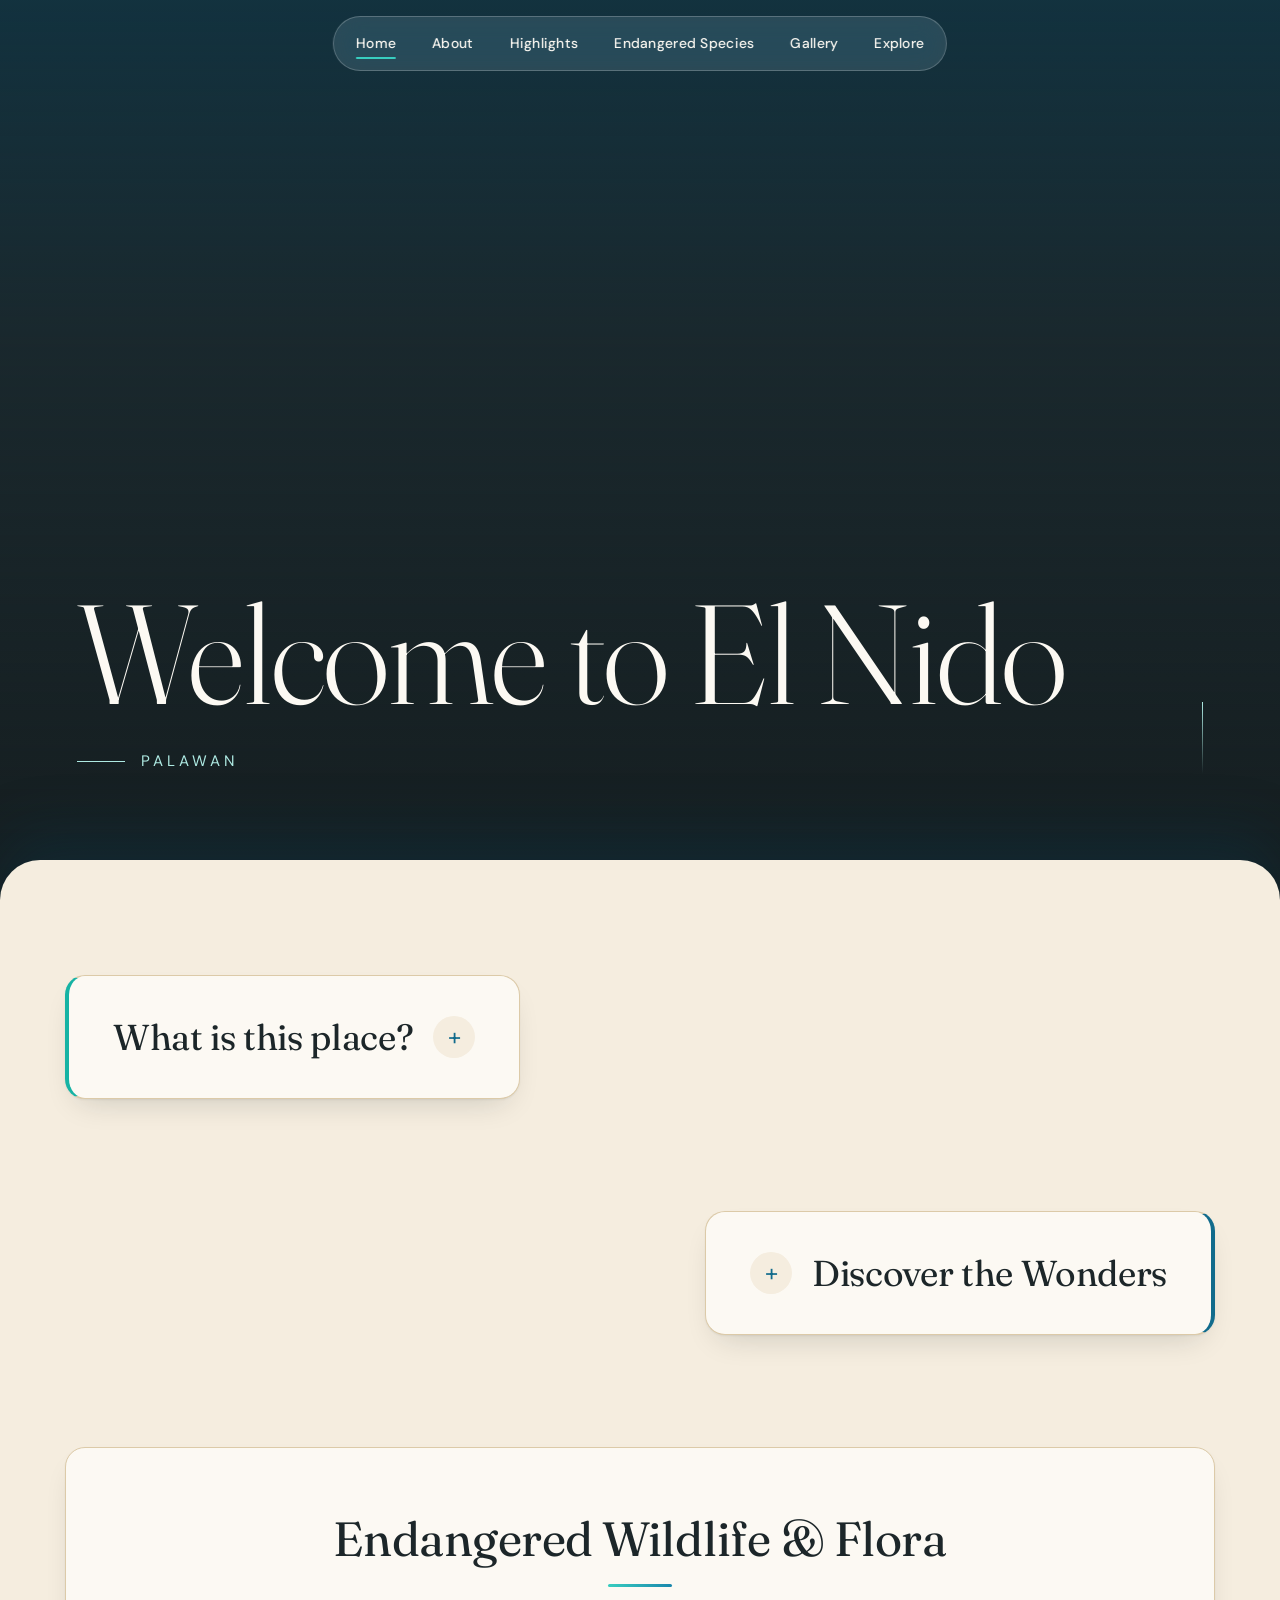
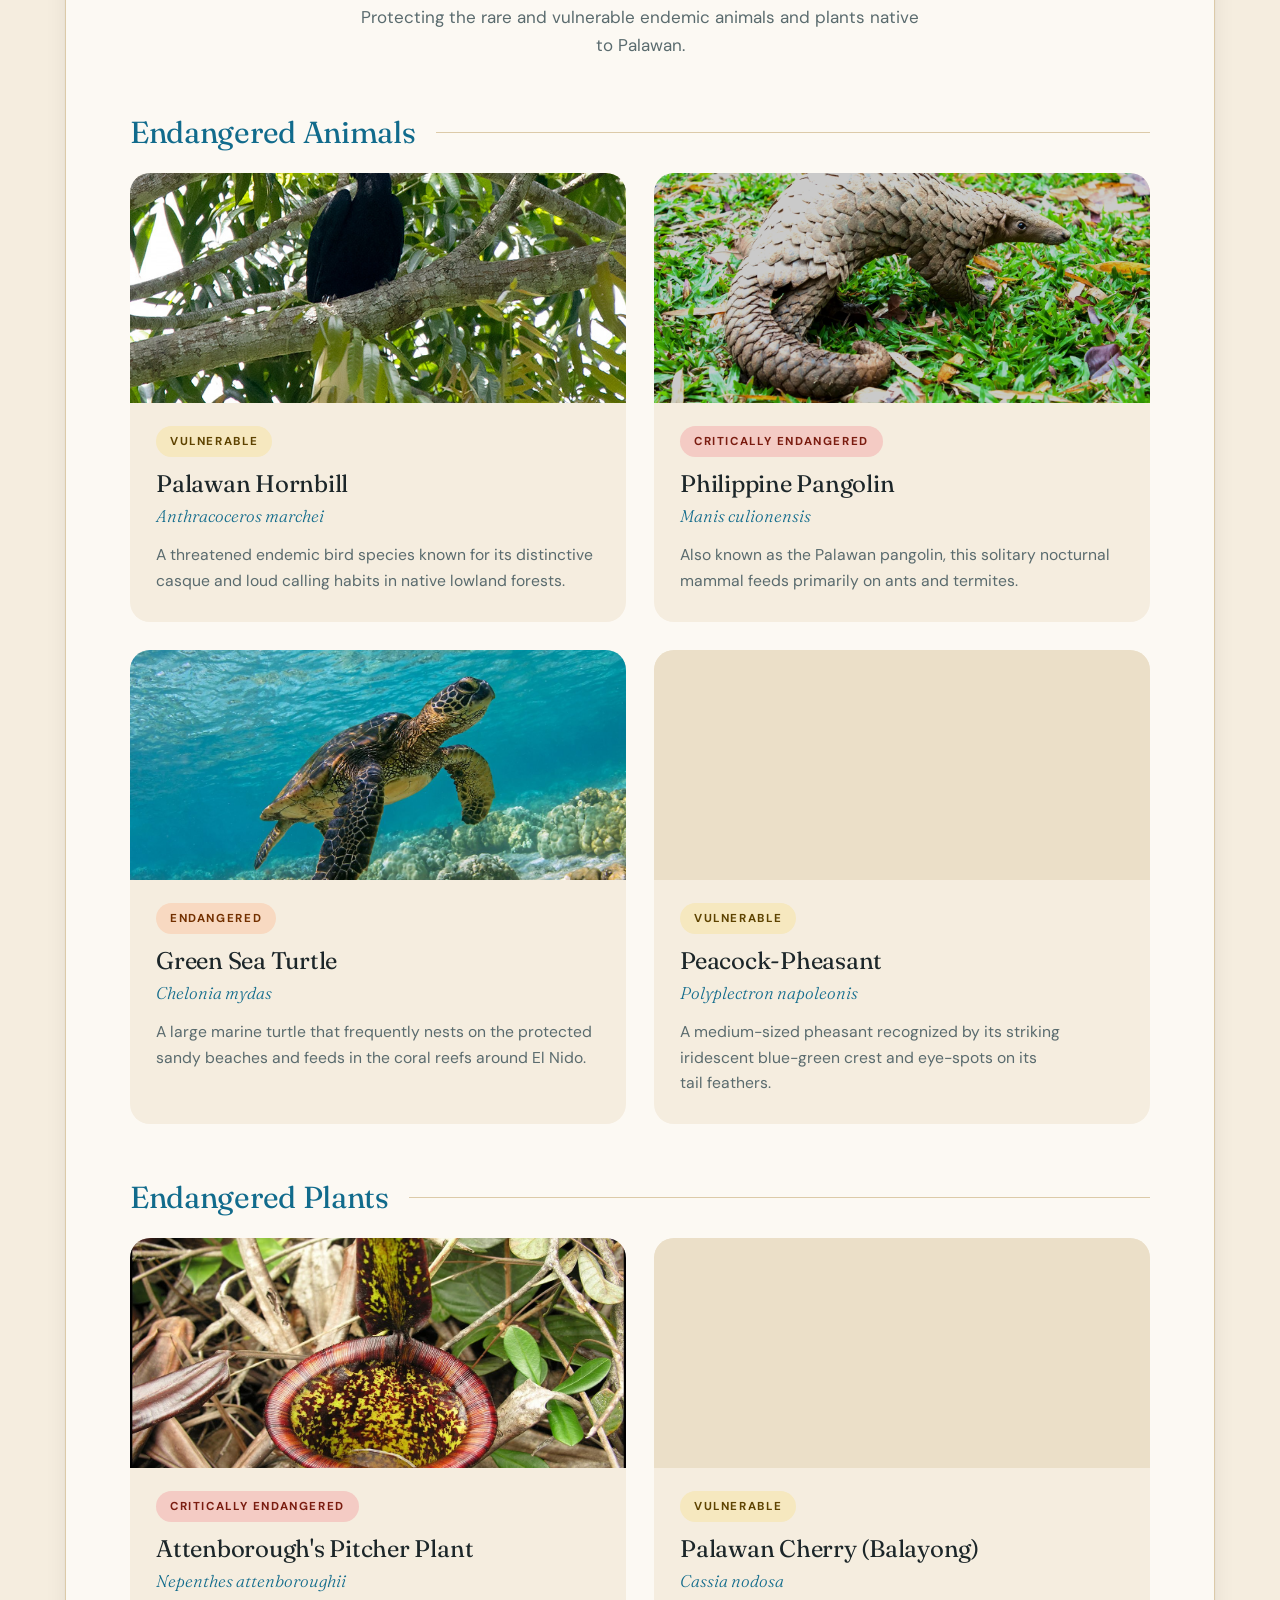
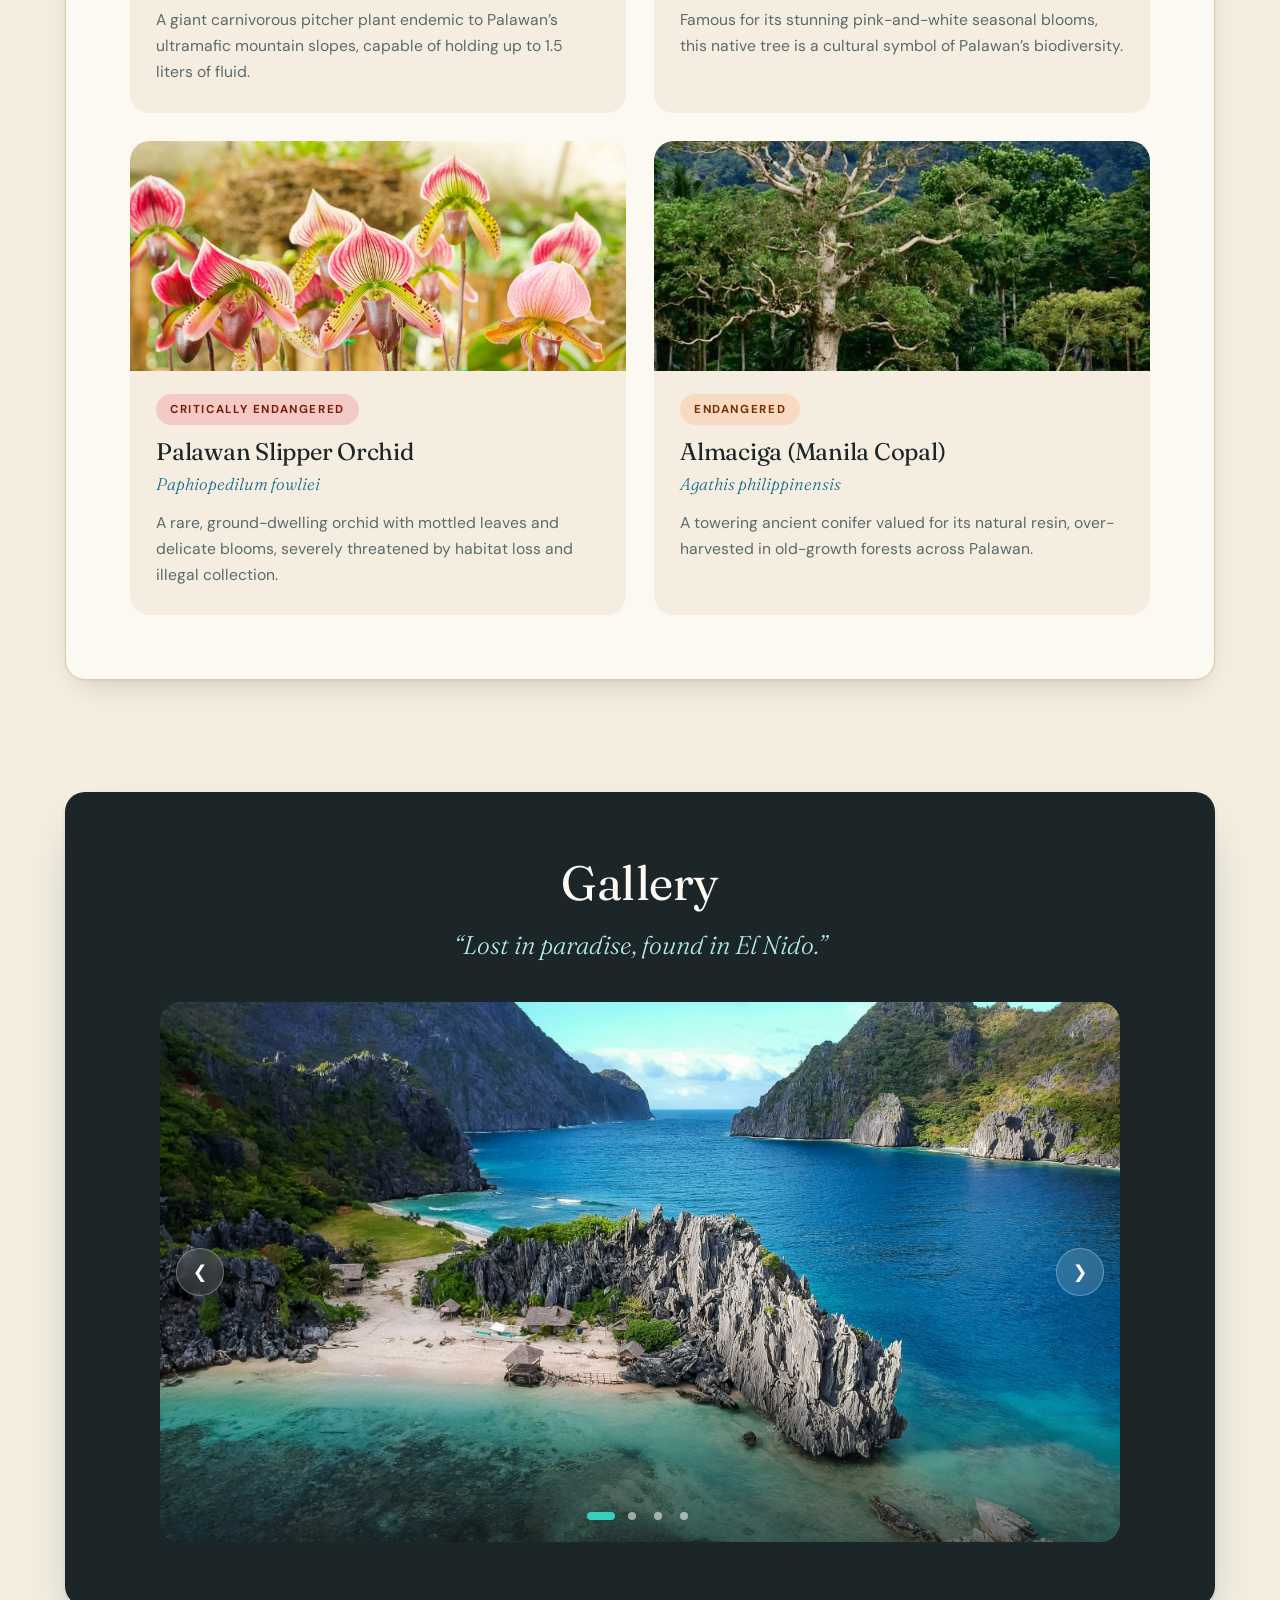
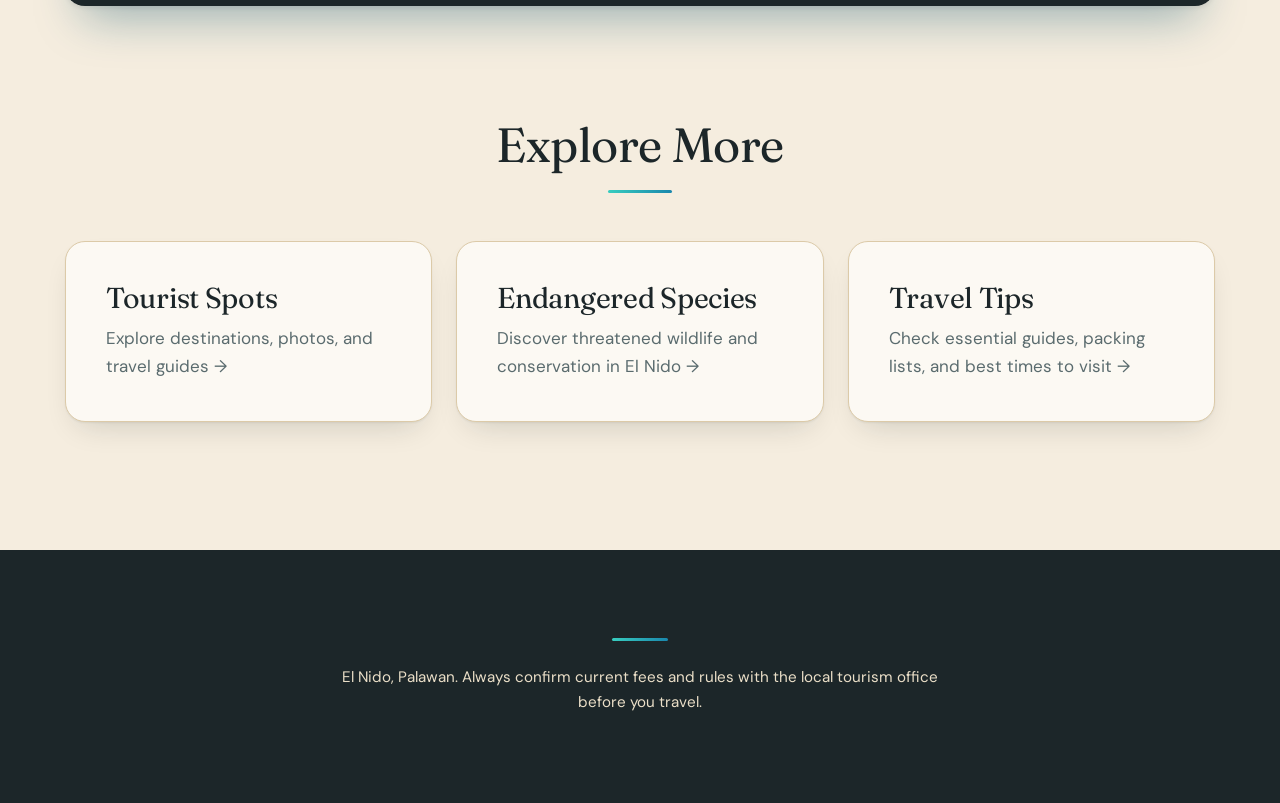
<file: index.html>
<!DOCTYPE html>
<html lang="en">
<head>
    <meta charset="UTF-8">
    <meta name="viewport" content="width=device-width, initial-scale=1.0">
    <title>El Nido, Palawan</title>
    <meta name="description" content="Explore El Nido, Palawan: limestone lagoons, hidden beaches, endangered wildlife and travel tips.">
    <meta name="theme-color" content="#1c2629">
    <meta property="og:title" content="El Nido, Palawan - Paradise Gateway">
    <meta property="og:description" content="Limestone lagoons, hidden beaches and the rare wildlife of Palawan.">
    <link rel="icon" href="data:image/svg+xml,<svg xmlns=%22http://www.w3.org/2000/svg%22 viewBox=%220 0 100 100%22><text y=%22.9em%22 font-size=%2290%22>&#127965;</text></svg>">
    <link rel="preload" as="image" href="images/elnido.avif" type="image/avif">

    <!-- Load order: tokens (variables) -> base (shared) -> this page's file -->
    <link rel="preconnect" href="https://fonts.googleapis.com">
    <link rel="preconnect" href="https://fonts.gstatic.com" crossorigin>
    <link rel="stylesheet" href="https://fonts.googleapis.com/css2?family=DM+Sans:opsz,wght@9..40,400;9..40,500;9..40,700&family=Fraunces:ital,opsz,wght@0,9..144,300;0,9..144,400;1,9..144,300;1,9..144,400&display=swap">
    <link rel="stylesheet" href="css/tokens.css">
    <link rel="stylesheet" href="css/base.css">
    <link rel="stylesheet" href="css/home.css">
    <script defer src="js/main.js"></script>
</head>
<body>

    <a class="skip-link" href="#main">Skip to content</a>

    <!-- Top Navigation -->
    <nav class="top-nav" aria-label="Main navigation">
        <a href="#home">Home</a>
        <a href="#about">About</a>
        <a href="#highlights">Highlights</a>
        <a href="#endangered-species">Endangered Species</a>
        <a href="#slideshow">Gallery</a>
        <a href="#explore">Explore</a>
        <button type="button" class="motion-toggle">Pause video</button>
    </nav>

    <!-- Fixed background video.
         TODO (performance): compress this file with ffmpeg (see the course doc),
         save it as media/bg-loop.mp4 + media/bg-loop.webm, and update the sources. -->
<iframe
  src="https://youtube.com"
  title="El Nido Palawan Background Video"
  frameborder="0"
  allow="autoplay; encrypted-media"
  style="position: absolute; top: 50%; left: 50%; width: 100vw; height: 56.25vw; min-height: 100%; min-width: 177.77vh; transform: translate(-50%, -50%); pointer-events: none; z-index: 0;">
</iframe>


    <header id="home" class="hero">
        <div class="hero-content">
            <h1>Welcome to El Nido</h1>
            <p class="hero-subtitle">Palawan</p>
        </div>
    </header>

    <main id="main" class="main-content">

        <!-- About: native <details>. Click the heading to open it. -->
        <details id="about" class="card card-left surface">
            <summary><h2>What is this place?</h2></summary>
            <p>El Nido is a Philippine municipality on Palawan island. It’s known for white-sand beaches, coral reefs, and as the gateway to the Bacuit archipelago, a group of majestic islands featuring dramatic steep karst cliffs.</p>
        </details>

        <details id="highlights" class="card card-right surface">
            <summary><h2>Discover the Wonders</h2></summary>
            <p>Immerse yourself in crystal clear turquoise lagoons, secret hidden beaches, and world-class diving spots across Palawan's finest waters.</p>
            <!-- VERIFY: these three statistics need a cited source, or remove them. -->
            <ul class="stats-row">
                <li class="stat-box">
                    <span class="stat-number">45+</span>
                    <span class="stat-label">Islands &amp; Islets</span>
                </li>
                <li class="stat-box">
                    <span class="stat-number">100+</span>
                    <span class="stat-label">Coral Species</span>
                </li>
                <li class="stat-box">
                    <span class="stat-number">98%</span>
                    <span class="stat-label">Pristine Waters</span>
                </li>
            </ul>
        </details>

        <!-- Endangered species preview.
             VERIFY every status below against the IUCN Red List (iucnredlist.org). -->
        <section id="endangered-species" class="species-section surface" aria-labelledby="species-title">
            <div class="species-intro">
                <h2 id="species-title">Endangered Wildlife &amp; Flora</h2>
                <p>Protecting the rare and vulnerable endemic animals and plants native to Palawan.</p>
            </div>

            <h3 class="species-subheading">Endangered Animals</h3>
            <div class="species-grid">
                <article class="species-card">
                    <button type="button" class="species-thumb" data-lightbox>
                        <img src="images/species1.jpg" alt="Palawan Hornbill" width="420" height="200" loading="lazy" decoding="async">
                    </button>
                    <div class="species-info">
                        <span class="badge badge--vulnerable">Vulnerable</span>
                        <h4>Palawan Hornbill</h4>
                        <p class="sci-name">Anthracoceros marchei</p>
                        <p class="desc">A threatened endemic bird species known for its distinctive casque and loud calling habits in native lowland forests.</p>
                    </div>
                </article>

                <article class="species-card">
                    <button type="button" class="species-thumb" data-lightbox>
                        <img src="images/species2.jpg" alt="Philippine Pangolin" width="420" height="200" loading="lazy" decoding="async">
                    </button>
                    <div class="species-info">
                        <span class="badge badge--critical">Critically Endangered</span>
                        <h4>Philippine Pangolin</h4>
                        <p class="sci-name">Manis culionensis</p>
                        <p class="desc">Also known as the Palawan pangolin, this solitary nocturnal mammal feeds primarily on ants and termites.</p>
                    </div>
                </article>

                <article class="species-card">
                    <button type="button" class="species-thumb" data-lightbox>
                        <img src="images/species3.jpg" alt="Green Sea Turtle" width="420" height="200" loading="lazy" decoding="async">
                    </button>
                    <div class="species-info">
                        <span class="badge badge--endangered">Endangered</span>
                        <h4>Green Sea Turtle</h4>
                        <p class="sci-name">Chelonia mydas</p>
                        <p class="desc">A large marine turtle that frequently nests on the protected sandy beaches and feeds in the coral reefs around El Nido.</p>
                    </div>
                </article>

                <article class="species-card">
                    <button type="button" class="species-thumb" data-lightbox>
                        <img src="images/species4.jpg" alt="Palawan Peacock-Pheasant" width="420" height="200" loading="lazy" decoding="async">
                    </button>
                    <div class="species-info">
                        <span class="badge badge--vulnerable">Vulnerable</span>
                        <h4>Peacock-Pheasant</h4>
                        <p class="sci-name">Polyplectron napoleonis</p>
                        <p class="desc">A medium-sized pheasant recognized by its striking iridescent blue-green crest and eye-spots on its tail feathers.</p>
                    </div>
                </article>
            </div>

            <h3 class="species-subheading">Endangered Plants</h3>
            <div class="species-grid">
                <article class="species-card">
                    <button type="button" class="species-thumb" data-lightbox>
                        <img src="images/plant1.jpg" alt="Attenborough’s Pitcher Plant" width="420" height="200" loading="lazy" decoding="async">
                    </button>
                    <div class="species-info">
                        <span class="badge badge--critical">Critically Endangered</span>
                        <h4>Attenborough's Pitcher Plant</h4>
                        <p class="sci-name">Nepenthes attenboroughii</p>
                        <p class="desc">A giant carnivorous pitcher plant endemic to Palawan’s ultramafic mountain slopes, capable of holding up to 1.5 liters of fluid.</p>
                    </div>
                </article>

                <article class="species-card">
                    <button type="button" class="species-thumb" data-lightbox>
                        <img src="images/plant2.jpg" alt="Palawan Cherry Blossom" width="420" height="200" loading="lazy" decoding="async">
                    </button>
                    <div class="species-info">
                        <span class="badge badge--vulnerable">Vulnerable</span>
                        <h4>Palawan Cherry (Balayong)</h4>
                        <p class="sci-name">Cassia nodosa</p>
                        <p class="desc">Famous for its stunning pink-and-white seasonal blooms, this native tree is a cultural symbol of Palawan’s biodiversity.</p>
                    </div>
                </article>

                <article class="species-card">
                    <button type="button" class="species-thumb" data-lightbox>
                        <img src="images/plant3.jpg" alt="Palawan Lady’s Slipper Orchid" width="420" height="200" loading="lazy" decoding="async">
                    </button>
                    <div class="species-info">
                        <span class="badge badge--critical">Critically Endangered</span>
                        <h4>Palawan Slipper Orchid</h4>
                        <p class="sci-name">Paphiopedilum fowliei</p>
                        <p class="desc">A rare, ground-dwelling orchid with mottled leaves and delicate blooms, severely threatened by habitat loss and illegal collection.</p>
                    </div>
                </article>

                <article class="species-card">
                    <button type="button" class="species-thumb" data-lightbox>
                        <img src="images/plant4.jpg" alt="Almaciga Tree" width="420" height="200" loading="lazy" decoding="async">
                    </button>
                    <div class="species-info">
                        <span class="badge badge--endangered">Endangered</span>
                        <h4>Almaciga (Manila Copal)</h4>
                        <p class="sci-name">Agathis philippinensis</p>
                        <p class="desc">A towering ancient conifer valued for its natural resin, over-harvested in old-growth forests across Palawan.</p>
                    </div>
                </article>
            </div>
        </section>

        <!-- Gallery slideshow -->
        <section id="slideshow" class="banner-center surface" aria-labelledby="gallery-title">
            <h2 id="gallery-title">Gallery</h2>
            <p class="banner-quote">“Lost in paradise, found in El Nido.”</p>

            <div class="slideshow" role="region" aria-roledescription="carousel" aria-label="El Nido photo slideshow">
                <div class="slide active">
                    <img src="images/elnido1.jpg" alt="Dramatic limestone cliffs framing a turquoise lagoon in El Nido" width="800" height="450">
                </div>
                <div class="slide">
                    <img src="images/elnido2.jpg" alt="Traditional outrigger boats resting on a white sand beach at sunset" width="800" height="450" loading="lazy">
                </div>
                <div class="slide">
                    <img src="images/elnido3.jpg" alt="Hidden cove accessible only through a narrow cave opening" width="800" height="450" loading="lazy">
                </div>
                <div class="slide">
                    <img src="images/elnido4.jpg" alt="Vibrant coral reef teeming with tropical marine life" width="800" height="450" loading="lazy">
                </div>

                <button type="button" class="slide-btn prev-btn" aria-label="Previous photo">&#10094;</button>
                <button type="button" class="slide-btn next-btn" aria-label="Next photo">&#10095;</button>
                <div class="slide-dots"></div>
            </div>
        </section>

        <!-- Explore: real links (work without JavaScript) -->
        <section id="explore" aria-labelledby="explore-title">
            <h2 id="explore-title" class="section-heading">Explore More</h2>
            <div class="mini-grid">
                <a class="mini-card surface" href="tourist-spots.html">
                    <h3>Tourist Spots</h3>
                    <p>Explore destinations, photos, and travel guides &rarr;</p>
                </a>
                <a class="mini-card surface" href="endangered-species.html">
                    <h3>Endangered Species</h3>
                    <p>Discover threatened wildlife and conservation in El Nido &rarr;</p>
                </a>
                <a class="mini-card surface" href="travel-tips.html">
                    <h3>Travel Tips</h3>
                    <p>Check essential guides, packing lists, and best times to visit &rarr;</p>
                </a>
            </div>
        </section>

    </main>

    <footer class="site-footer">
        <p>El Nido, Palawan. Always confirm current fees and rules with the local tourism office before you travel.</p>
    </footer>

    <!-- Lightbox: a native <dialog>. Opened by any element with data-lightbox. -->
    <dialog id="lightbox" aria-label="Enlarged image">
        <figure>
            <img alt="">
            <figcaption></figcaption>
        </figure>
        <form method="dialog"><button class="close-btn">&times; Close</button></form>
    </dialog>

</body>
</html>
</file>
<file: css/tokens.css>
/* ==========================================================================
   tokens.css  -  design tokens ONLY (variables, no rules).
   Palette: turquoise, lagoon blue, warm sand, deep limestone.
   Re-theme the whole site by editing this file.
   ========================================================================== */
:root {
  /* --- Raw palette ----------------------------------------------------- */
  --limestone-950: #141c1e;
  --limestone-900: #1c2629;   /* deep limestone: darkest surfaces, main text */
  --limestone-500: #5a6b6e;   /* muted text on sand (6:1 contrast) */

  --sand-50:  #fcf9f3;        /* warm sand: cards */
  --sand-100: #f5eddf;        /* page sheet */
  --sand-200: #ebdfc8;
  --sand-300: #dccaa8;        /* hairlines */
  --sand-500: #c9a15a;        /* deeper sand accent */

  --lagoon-800: #093e55;      /* lagoon blue */
  --lagoon-700: #0b4f6c;
  --lagoon-600: #116b8c;      /* links and accents on sand (5:1) */
  --lagoon-500: #1a87ad;

  --turquoise-500: #16b3a4;   /* turquoise: decorative accents only on sand */
  --turquoise-400: #38cdbf;   /* accents on dark surfaces */
  --turquoise-200: #aeeae3;
  --turquoise-100: #d8f5f1;

  /* --- Roles (use these in components, not the raw palette) ------------- */
  --bg: var(--sand-100);
  --surface: var(--sand-50);
  --ink: var(--limestone-900);
  --ink-soft: var(--limestone-500);
  --line: var(--sand-300);

  /* Conservation statuses: muted so they harmonize with the palette */
  --status-vu: #c99a2e;
  --status-en: #c2652a;
  --status-cr: #b8432f;

  /* --- Type ------------------------------------------------------------- */
  --font-display: 'Fraunces', Georgia, 'Times New Roman', serif;
  --font-body: 'DM Sans', system-ui, -apple-system, 'Segoe UI', Roboto, sans-serif;

  /* --- Shape, depth, motion -------------------------------------------- */
  --radius-lg: 40px;
  --radius: 20px;
  --radius-sm: 12px;
  --shadow-soft: 0 1px 2px rgb(20 28 30 / 0.06), 0 14px 32px -14px rgb(20 28 30 / 0.2);
  --shadow-lift: 0 2px 4px rgb(20 28 30 / 0.08), 0 28px 48px -18px rgb(11 79 108 / 0.4);
  --ease-out: cubic-bezier(0.22, 0.8, 0.2, 1);

  /* --- Layout ------------------------------------------------------------ */
  --gutter: clamp(24px, 6vw, 96px);
  --nav-offset: 92px;
  --z-nav: 100;
  --z-skip: 300;

  interpolate-size: allow-keywords;   /* lets <details> animate its height (where supported) */
}
</file>
<file: css/base.css>
/* ==========================================================================
   base.css  -  shared by EVERY page.
   1 Reset  2 Accessibility  3 Page chrome (progress bar, video, hero sheet)
   4 Nav  5 Hero  6 Layout  7 Surface  8 Type helpers  9 Intro banner
   10 Details card  11 Stats  12 Badges  13 Mini cards  14 Gallery  15 Lightbox
   16 Footer  17 Scroll reveal  18 Reduced motion
   ========================================================================== */

/* 1. Reset ---------------------------------------------------------------- */
*, *::before, *::after { margin: 0; padding: 0; box-sizing: border-box; }
@media (prefers-reduced-motion: no-preference) { html { scroll-behavior: smooth; } }
[id] { scroll-margin-top: var(--nav-offset); }

body {
  min-height: 100vh;
  min-height: 100dvh;
  background: var(--limestone-900);        /* shows under the footer and on overscroll */
  color: var(--ink);
  font-family: var(--font-body);
  font-size: 1.0625rem;
  line-height: 1.65;
  -webkit-font-smoothing: antialiased;
}
img, video { display: block; max-width: 100%; }
img { height: auto; }
ul { list-style: none; }
a { color: inherit; }
button { font: inherit; color: inherit; background: none; border: 0; cursor: pointer; }

h1, h2, h3, h4 {
  font-family: var(--font-display);
  font-weight: 400;
  line-height: 1.12;
  letter-spacing: -0.01em;
  text-wrap: balance;
}
h2 { font-size: clamp(1.9rem, 4.5vw, 3rem); }
p { text-wrap: pretty; }

/* 2. Accessibility ------------------------------------------------------- */
/* --focus is turquoise on dark surfaces and lagoon on light ones */
:focus-visible { outline: 3px solid var(--focus, var(--lagoon-600)); outline-offset: 3px; }

.skip-link {
  position: absolute; left: -9999px; top: 12px; z-index: var(--z-skip);
  padding: 10px 20px; border-radius: 999px;
  background: var(--turquoise-400); color: var(--limestone-950);
  font-weight: 700; text-decoration: none;
}
.skip-link:focus { left: 20px; }

/* 3. Page chrome ----------------------------------------------------------- */
/* Scroll progress bar (scroll-driven animation: Chrome, Edge, Safari 26+) */
body::after {
  content: '';
  position: fixed; inset: 0 0 auto 0; height: 3px; z-index: calc(var(--z-nav) + 1);
  background: linear-gradient(90deg, var(--turquoise-400), var(--lagoon-500));
  transform: scaleX(0); transform-origin: 0 50%;
}
@supports (animation-timeline: scroll()) {
  body::after { animation: progress linear both; animation-timeline: scroll(root); }
}
@keyframes progress { to { transform: scaleX(1); } }

/* Fixed video, slow cinematic drift, no live blur (cheaper than before) */
.bg-video {
  position: fixed; inset: 0; width: 100%; height: 100%;
  object-fit: cover; z-index: -2;
  animation: bg-in 1.6s ease both, drift 40s ease-in-out 1.6s infinite alternate backwards;
}
@keyframes bg-in { from { opacity: 0; } }
@keyframes drift { from { transform: scale(1.04); } to { transform: scale(1.14) translate3d(-1.5%, -1%, 0); } }

/* Lagoon tint over the video so white type stays readable */
body::before {
  content: '';
  position: fixed; inset: 0; z-index: -1;
  background: linear-gradient(180deg, rgb(9 62 85 / 0.5), rgb(9 62 85 / 0.1) 38%, rgb(20 28 30 / 0.8));
}

/* 4. Navigation: one floating glass pill ---------------------------------- */
.top-nav {
  position: fixed; top: 16px; left: 50%; z-index: var(--z-nav);
  display: flex; gap: 4px; width: max-content; max-width: calc(100vw - 24px);
  padding: 6px; overflow-x: auto; scrollbar-width: none;
  border-radius: 999px;
  background: rgb(255 255 255 / 0.12);
  border: 1px solid rgb(255 255 255 / 0.22);
  -webkit-backdrop-filter: blur(14px) saturate(1.4);
  backdrop-filter: blur(14px) saturate(1.4);
  transform: translateX(-50%);
  animation: nav-in 1s var(--ease-out) 0.2s both;
  transition: background 0.4s ease, border-color 0.4s ease, box-shadow 0.4s ease;
  --focus: var(--turquoise-400);
}
.top-nav::-webkit-scrollbar { display: none; }
@keyframes nav-in { from { opacity: 0; transform: translate(-50%, -24px); } }

.top-nav a, .top-nav button {
  position: relative; flex: none; white-space: nowrap;
  padding: 9px 16px; border-radius: 999px;
  color: var(--sand-50); text-decoration: none;
  font-size: 0.875rem; font-weight: 500; letter-spacing: 0.02em;
  transition: background 0.3s ease, color 0.3s ease;
}
.top-nav a::after {                       /* underline that draws in on hover / current */
  content: ''; position: absolute; left: 16px; right: 16px; bottom: 5px; height: 2px;
  border-radius: 1px; background: var(--turquoise-400);
  transform: scaleX(0); transform-origin: left;
  transition: transform 0.5s var(--ease-out);
}
.top-nav a:hover::after, .top-nav a[aria-current]::after { transform: scaleX(1); }
.top-nav a:hover, .top-nav button:hover { background: rgb(255 255 255 / 0.14); }
.top-nav .back-link { color: var(--turquoise-200); }
.top-nav button { border: 1px solid rgb(255 255 255 / 0.3); }

/* After the hero (set by main.js) the pill turns into a solid sand bar */
.top-nav[data-scrolled] {
  background: rgb(252 249 243 / 0.88); border-color: var(--line);
  box-shadow: var(--shadow-soft); --focus: var(--lagoon-600);
}
.top-nav[data-scrolled] a, .top-nav[data-scrolled] button { color: var(--ink); }
.top-nav[data-scrolled] a:hover, .top-nav[data-scrolled] button:hover { background: var(--sand-100); }
.top-nav[data-scrolled] a::after { background: var(--turquoise-500); }
.top-nav[data-scrolled] .back-link { color: var(--lagoon-600); }
.top-nav[data-scrolled] button { border-color: var(--line); }

/* 5. Hero: editorial, bottom-left ---------------------------------------- */
.hero {
  position: relative; min-height: 100vh; min-height: 100svh;
  display: grid; align-items: end;
  padding: 120px var(--gutter) clamp(72px, 14svh, 136px);
  --focus: var(--turquoise-400);
}
.hero-content { max-width: 70rem; }
.hero h1 {
  font-size: clamp(3.25rem, 11vw, 9rem); font-weight: 300; line-height: 0.95;
  color: var(--sand-50);
  animation: hero-in 1.6s var(--ease-out) 0.5s both;
}
@keyframes hero-in { from { opacity: 0; filter: blur(14px); letter-spacing: 0.08em; transform: translateY(24px); } }

.hero-subtitle {
  display: flex; align-items: center; gap: 16px; margin-top: 28px;
  font-size: clamp(0.78rem, 1.5vw, 0.95rem); letter-spacing: 0.26em; text-transform: uppercase;
  color: var(--turquoise-200);
  animation: rise 1.2s var(--ease-out) 1.1s both;
}
.hero-subtitle::before {
  content: ''; flex: none; width: 48px; height: 1px; background: currentColor;
  transform-origin: left; animation: line-grow 1.2s var(--ease-out) 1.3s both;
}
@keyframes rise { from { opacity: 0; transform: translateY(12px); } }
@keyframes line-grow { from { transform: scaleX(0); } }

.hero::after {                             /* animated scroll cue */
  content: ''; position: absolute; right: var(--gutter); bottom: clamp(72px, 14svh, 136px);
  width: 1px; height: 72px; background: linear-gradient(var(--turquoise-200), transparent);
  transform-origin: top; animation: cue 2.6s ease-in-out 2s infinite;
}
@keyframes cue { 0% { transform: scaleY(0); opacity: 0; } 30% { opacity: 1; } 65% { transform: scaleY(1); } 100% { transform: scaleY(1); opacity: 0; } }

/* 6. Layout: a sand "sheet" that slides over the fixed video ----------- */
.main-content {
  position: relative; z-index: 1; margin-top: -40px;
  padding: clamp(56px, 9vw, 120px) max(20px, calc((100% - 1150px) / 2)) clamp(72px, 10vw, 128px);
  display: flex; flex-direction: column; gap: clamp(56px, 9vw, 112px);
  background: var(--bg);
  border-radius: var(--radius-lg) var(--radius-lg) 0 0;
  box-shadow: 0 -24px 60px rgb(9 62 85 / 0.3);
}

/* 7. Surface (replaces the old .glass): flat, warm, softly lifted -------- */
.surface {
  background: var(--surface); border: 1px solid var(--line);
  border-radius: var(--radius); box-shadow: var(--shadow-soft);
}

/* 8. Type helpers ------------------------------------------------------------ */
.section-heading { margin-bottom: clamp(28px, 4vw, 48px); text-align: center; }
.section-heading::after, .gallery-intro h2::after {
  content: ''; display: block; width: 64px; height: 3px; margin: 18px auto 0; border-radius: 2px;
  background: linear-gradient(90deg, var(--turquoise-400), var(--lagoon-500));
}
.sci-name { font-family: var(--font-display); font-style: italic; font-weight: 300; color: var(--lagoon-600); }

/* 9. Intro banner: a lagoon-blue block with a slow light sweep ---------- */
.intro-banner {
  position: relative; overflow: hidden; text-align: center;
  padding: clamp(44px, 7vw, 96px) clamp(24px, 5vw, 72px);
  color: var(--sand-50); border: 0; box-shadow: var(--shadow-lift);
  background: linear-gradient(135deg, var(--lagoon-700), var(--limestone-900));
  --focus: var(--turquoise-400);
}
.intro-banner::before {
  content: ''; position: absolute; inset: -50%;
  background: conic-gradient(from 0deg, transparent 0 60%, rgb(56 205 191 / 0.22) 78%, transparent 95%);
  animation: sweep 26s linear infinite; pointer-events: none;
}
@keyframes sweep { to { transform: rotate(360deg); } }
.intro-banner > * { position: relative; }
.intro-banner h2 { color: var(--sand-50); }
.intro-banner p { max-width: 46rem; margin: 20px auto 0; font-size: clamp(1.05rem, 2vw, 1.25rem); color: var(--sand-200); }

/* 10. Click-to-reveal card (<details>) ------------------------------------ */
.card {
  max-width: 46rem; padding: clamp(24px, 4vw, 40px) clamp(24px, 4vw, 44px);
  transition: transform 0.5s var(--ease-out), box-shadow 0.5s var(--ease-out);
}
.card:hover { transform: translateY(-3px); box-shadow: var(--shadow-lift); }
.card-left  { margin-right: auto; border-left: 4px solid var(--turquoise-500); }
.card-right { margin-left: auto; border-right: 4px solid var(--lagoon-600); text-align: right; }

.card > summary {
  display: flex; align-items: center; justify-content: space-between; gap: 20px;
  cursor: pointer; list-style: none;
}
.card > summary::-webkit-details-marker { display: none; }
.card-right > summary { flex-direction: row-reverse; }
.card > summary h2 { font-size: clamp(1.5rem, 3.4vw, 2.25rem); }
.card > summary::after {                   /* the + rotates into an x */
  content: '+'; flex: none; display: grid; place-items: center; width: 42px; height: 42px;
  border-radius: 50%; background: var(--sand-100); color: var(--lagoon-600);
  font-size: 1.5rem; line-height: 1;
  transition: transform 0.45s var(--ease-out), background 0.3s ease;
}
.card[open] > summary::after { transform: rotate(135deg); background: var(--turquoise-100); }

.card > :not(summary) { margin-top: 20px; }
.card[open] > :not(summary) { animation: fade-rise 0.55s var(--ease-out) 0.05s both; }
@keyframes fade-rise { from { opacity: 0; transform: translateY(-8px); } }
.card p { font-size: clamp(1.05rem, 2vw, 1.2rem); color: var(--ink-soft); }

@supports selector(::details-content) {    /* smooth height animation where supported */
  .card::details-content { block-size: 0; overflow: clip; transition: block-size 0.55s var(--ease-out), content-visibility 0.55s allow-discrete; }
  .card[open]::details-content { block-size: auto; }
}

/* 11. Stats --------------------------------------------------------------------- */
.stats-row { display: flex; flex-wrap: wrap; gap: 16px; margin-top: 28px; }
.card-right .stats-row { justify-content: flex-end; }
.stat-box { flex: 1 1 140px; padding: 18px 20px; border-radius: var(--radius-sm); background: var(--sand-100); text-align: center; }
.stat-number { display: block; font-family: var(--font-display); font-size: clamp(1.8rem, 3.5vw, 2.5rem); line-height: 1.1; color: var(--lagoon-600); }
.stat-label { font-size: 0.9rem; color: var(--ink-soft); }

.intro-banner .stats-row { justify-content: center; margin-top: 44px; }
.intro-banner .stat-box { background: rgb(255 255 255 / 0.08); border: 1px solid rgb(255 255 255 / 0.16); }
.intro-banner .stat-number { color: var(--turquoise-200); }
.intro-banner .stat-label { color: var(--sand-200); }

/* 12. Badges (tinted pills; the modifier sets two variables) -------------- */
.badge {
  display: inline-block; margin-bottom: 14px; padding: 6px 14px; border-radius: 999px;
  background: var(--badge-bg, var(--sand-200)); color: var(--badge-ink, var(--ink));
  font-size: 0.72rem; font-weight: 700; letter-spacing: 0.14em; text-transform: uppercase;
}
.badge--vulnerable { --badge-bg: #f6e8bf; --badge-ink: #5e4300; }
.badge--endangered { --badge-bg: #f8d9c1; --badge-ink: #733000; }
.badge--critical   { --badge-bg: #f4cbc4; --badge-ink: #7a1c10; }
.badge--tour-a     { --badge-bg: var(--turquoise-100); --badge-ink: var(--lagoon-800); }
.badge--tour-c     { --badge-bg: #d3e6f0; --badge-ink: var(--lagoon-800); }
.badge--mainland   { --badge-bg: var(--sand-200); --badge-ink: var(--ink); }

/* 13. Mini cards: links get a light sweep on hover ------------------------ */
.mini-grid { display: grid; grid-template-columns: repeat(auto-fit, minmax(min(100%, 280px), 1fr)); gap: 24px; }
.mini-card {
  position: relative; overflow: hidden; display: block; padding: clamp(28px, 4vw, 40px);
  text-decoration: none; color: inherit;
  transition: transform 0.5s var(--ease-out), box-shadow 0.5s var(--ease-out), border-color 0.3s ease;
}
.mini-card h3 { margin-bottom: 10px; font-size: clamp(1.4rem, 2.6vw, 1.8rem); }
.mini-card p { color: var(--ink-soft); }
a.mini-card > * { position: relative; }
a.mini-card::before {
  content: ''; position: absolute; inset: 0; pointer-events: none;
  background: linear-gradient(105deg, transparent 30%, rgb(56 205 191 / 0.25) 50%, transparent 70%);
  transform: translateX(-120%); transition: transform 0.9s var(--ease-out);
}
a.mini-card:hover { transform: translateY(-6px); box-shadow: var(--shadow-lift); border-color: var(--turquoise-400); }
a.mini-card:hover::before { transform: translateX(120%); }

/* 14. Photo gallery ----------------------------------------------------------- */
.gallery-section { padding: clamp(28px, 5vw, 56px); }
.gallery-intro { margin-bottom: 36px; text-align: center; }
.gallery-intro p { margin-top: 14px; color: var(--ink-soft); }
.photo-grid { display: grid; grid-template-columns: repeat(auto-fit, minmax(min(100%, 230px), 1fr)); gap: 22px; }
.photo-card {
  overflow: hidden; border-radius: var(--radius); background: var(--sand-100);
  transition: transform 0.5s var(--ease-out), box-shadow 0.5s var(--ease-out);
}
.photo-card:hover { transform: translateY(-5px); box-shadow: var(--shadow-lift); }
.photo-card button { display: block; width: 100%; overflow: hidden; cursor: zoom-in; }
.photo-card img { width: 100%; aspect-ratio: 4 / 3; object-fit: cover; transition: transform 0.9s var(--ease-out); }
.photo-card:hover img { transform: scale(1.06); }
.photo-card figcaption { padding: 14px 18px 18px; font-size: 0.95rem; color: var(--ink-soft); }

/* 15. Lightbox (native <dialog>) ---------------------------------------------- */
dialog {
  margin: auto; padding: 24px; border: 0; background: transparent; color: var(--sand-50);
  max-width: 100vw; max-height: 100dvh; overflow: visible; --focus: var(--turquoise-400);
}
dialog[open] { animation: dialog-in 0.5s var(--ease-out); }
dialog::backdrop { background: rgb(20 28 30 / 0.92); -webkit-backdrop-filter: blur(8px); backdrop-filter: blur(8px); }
dialog[open]::backdrop { animation: fade 0.5s ease; }
@keyframes dialog-in { from { opacity: 0; transform: translateY(18px) scale(0.96); } }
@keyframes fade { from { opacity: 0; } }
dialog figure { display: flex; flex-direction: column; align-items: center; }
dialog img { max-width: 90vw; max-height: 75vh; border-radius: var(--radius); box-shadow: 0 30px 70px rgb(0 0 0 / 0.5); }
dialog figcaption { margin-top: 18px; font-family: var(--font-display); font-size: 1.35rem; font-weight: 300; text-align: center; }
.close-btn {
  position: absolute; top: 24px; right: 28px; padding: 10px 20px; border-radius: 999px;
  background: var(--sand-50); color: var(--ink); font-size: 0.875rem; font-weight: 700;
  transition: background 0.3s ease, transform 0.3s var(--ease-out);
}
.close-btn:hover { background: var(--turquoise-200); transform: scale(1.04); }

/* 16. Footer -------------------------------------------------------------------- */
.site-footer {
  position: relative; z-index: 1; padding: clamp(48px, 8vw, 88px) var(--gutter);
  background: var(--limestone-900); color: var(--sand-200); text-align: center; font-size: 0.95rem;
}
.site-footer::before {
  content: ''; display: block; width: 56px; height: 3px; margin: 0 auto 24px; border-radius: 2px;
  background: linear-gradient(90deg, var(--turquoise-400), var(--lagoon-500));
}
.site-footer p { max-width: 40rem; margin: 0 auto; }

/* 17. Scroll reveal: pure CSS, no JavaScript -------------------------------
   Elements rise as they enter the viewport. "backwards" fill means the effect
   ends after the reveal, so hover transforms still work. Browsers without
   scroll-driven animations (older Firefox) simply show everything. */
@supports (animation-timeline: view()) {
  .card, .intro-banner, .species-card, .feature, .mini-card, .photo-card, .stat-box,
  .section-heading, .category-header, .gallery-intro, .banner-center, .species-intro {
    animation: reveal linear backwards;
    animation-timeline: view();
    animation-range: entry 5% entry 45%;
  }
}
@keyframes reveal { from { opacity: 0; transform: translateY(36px); } }

/* 18. Reduced motion: no animation or transition at all ------------------ */
@media (prefers-reduced-motion: reduce) {
  *, *::before, *::after { animation: none !important; transition-duration: 0.01ms !important; }
}
</file>
<file: css/home.css>
/* ==========================================================================
   home.css  -  rules used ONLY by index.html
   ========================================================================== */

/* Endangered species preview ------------------------------------------- */
.species-section { padding: clamp(28px, 5vw, 64px); }
.species-intro { margin-bottom: clamp(32px, 5vw, 56px); text-align: center; }
.species-intro h2::after {
  content: ''; display: block; width: 64px; height: 3px; margin: 18px auto 0; border-radius: 2px;
  background: linear-gradient(90deg, var(--turquoise-400), var(--lagoon-500));
}
.species-intro p { max-width: 40rem; margin: 16px auto 0; color: var(--ink-soft); }

.species-subheading {
  display: flex; align-items: center; gap: 20px; margin-bottom: 24px;
  font-size: clamp(1.4rem, 3vw, 1.9rem); color: var(--lagoon-600);
}
.species-subheading::after { content: ''; flex: 1; height: 1px; background: var(--line); }

.species-grid { display: grid; grid-template-columns: repeat(auto-fit, minmax(min(100%, 380px), 1fr)); gap: 28px; }
.species-grid + .species-subheading { margin-top: 56px; }

.species-card {
  display: flex; flex-direction: column; overflow: hidden;
  border-radius: var(--radius); background: var(--sand-100);
  transition: transform 0.6s var(--ease-out), box-shadow 0.6s var(--ease-out);
}
.species-card:hover { transform: translateY(-6px); box-shadow: var(--shadow-lift); }

.species-thumb { display: block; width: 100%; height: 230px; overflow: hidden; cursor: zoom-in; background: var(--sand-200); }
.species-thumb img { width: 100%; height: 100%; object-fit: cover; transition: transform 1s var(--ease-out); }
.species-card:hover .species-thumb img { transform: scale(1.07); }

.species-info { padding: 22px 26px 28px; }
.species-info h4 { margin-bottom: 4px; font-size: 1.5rem; }
.species-info .sci-name { margin-bottom: 12px; }
.species-info .desc { font-size: 0.98rem; color: var(--ink-soft); }

/* Gallery slideshow (dark limestone block for rhythm) ------------------- */
.banner-center {
  padding: clamp(32px, 5vw, 72px); text-align: center; color: var(--sand-50);
  background: var(--limestone-900); border: 0; box-shadow: var(--shadow-lift);
  --focus: var(--turquoise-400);
}
.banner-center h2 { color: var(--sand-50); }
.banner-quote {
  margin: 14px 0 36px; font-family: var(--font-display); font-style: italic; font-weight: 300;
  font-size: clamp(1.15rem, 2.4vw, 1.6rem); color: var(--turquoise-200);
}

.slideshow {
  position: relative; max-width: 60rem; margin: 0 auto; aspect-ratio: 16 / 9;
  overflow: hidden; border-radius: var(--radius); background: var(--limestone-950);
}
.slideshow::after {                         /* soft shade so dots stay legible */
  content: ''; position: absolute; inset: auto 0 0; height: 30%; pointer-events: none;
  background: linear-gradient(transparent, rgb(20 28 30 / 0.6));
}
.slide {
  position: absolute; inset: 0; opacity: 0; visibility: hidden;
  transition: opacity 1s ease, visibility 0s linear 1s;
}
.slide.active { opacity: 1; visibility: visible; transition: opacity 1s ease; }
.slide img { width: 100%; height: 100%; object-fit: cover; transform: scale(1.12); transition: transform 6s ease-out; }
.slide.active img { transform: scale(1); }  /* slow "Ken Burns" settle on every slide */

.slide-btn {
  position: absolute; top: 50%; z-index: 2; width: 48px; height: 48px; border-radius: 50%;
  transform: translateY(-50%); color: #fff; font-size: 1.1rem;
  background: rgb(252 249 243 / 0.14); border: 1px solid rgb(255 255 255 / 0.3);
  -webkit-backdrop-filter: blur(8px); backdrop-filter: blur(8px);
  transition: background 0.3s ease, color 0.3s ease, transform 0.4s var(--ease-out);
}
.slide-btn:hover { background: var(--sand-50); color: var(--ink); transform: translateY(-50%) scale(1.08); }
.prev-btn { left: 16px; }
.next-btn { right: 16px; }

.slide-dots { position: absolute; left: 0; right: 0; bottom: 14px; z-index: 2; display: flex; justify-content: center; gap: 2px; }
.dot { display: grid; place-items: center; min-width: 24px; height: 24px; padding: 0 3px; }   /* 24px hit area */
.dot::before {
  content: ''; width: 8px; height: 8px; border-radius: 999px; background: rgb(255 255 255 / 0.55);
  transition: width 0.5s var(--ease-out), background 0.3s ease;
}
.dot[aria-current='true']::before { width: 28px; background: var(--turquoise-400); }   /* active dot stretches into a pill */
</file>
